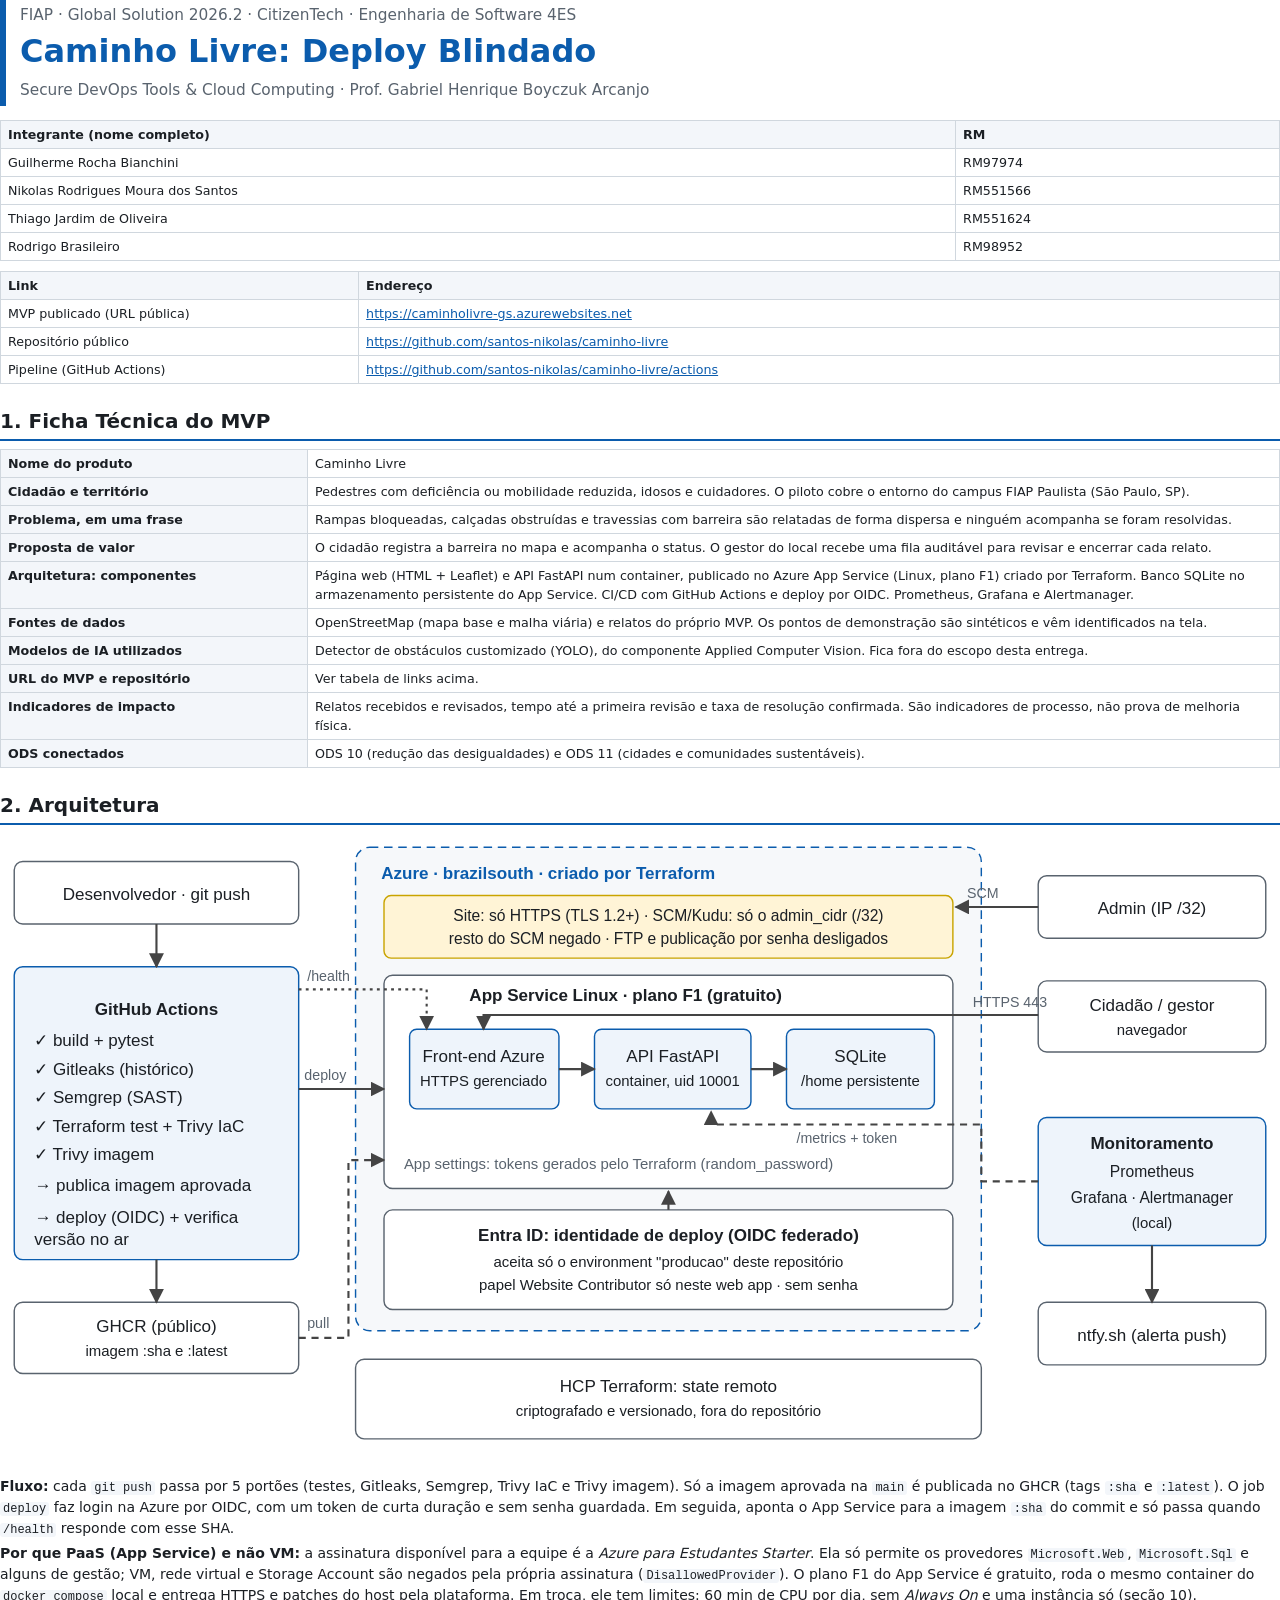
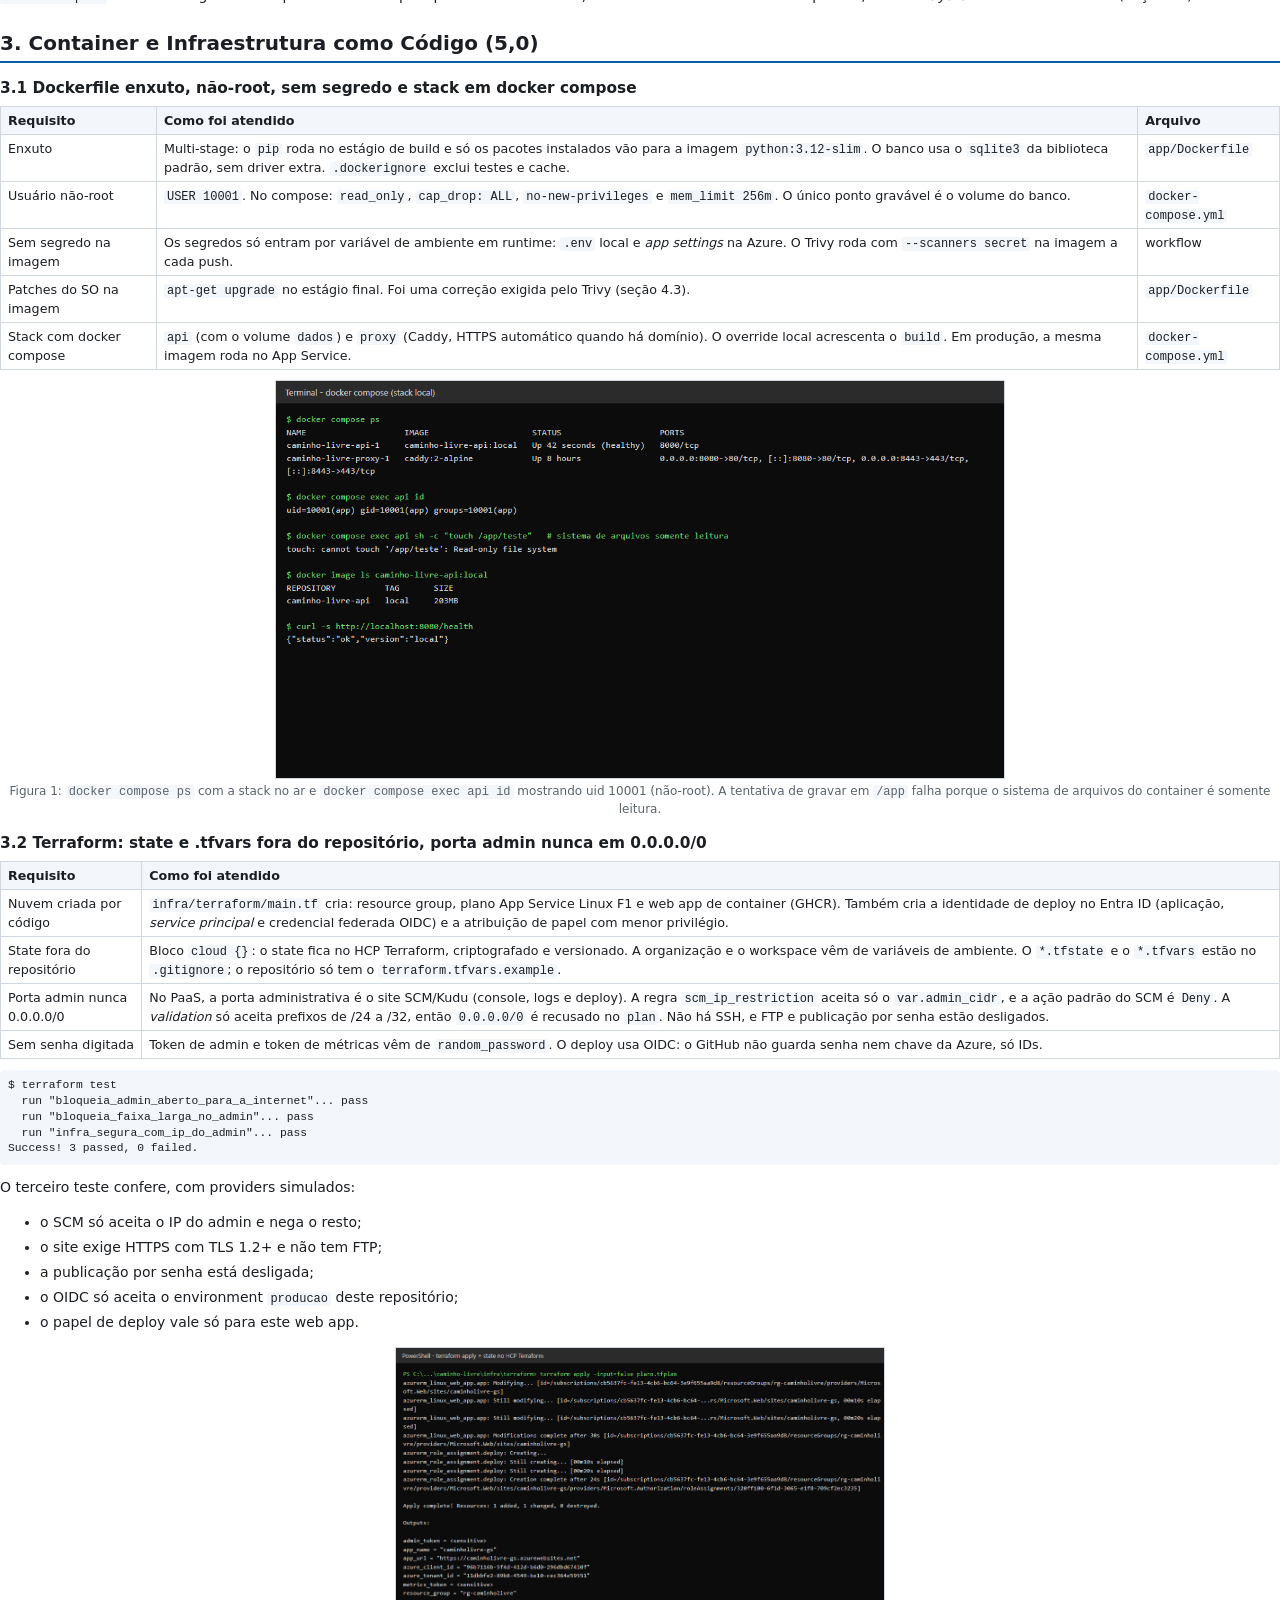
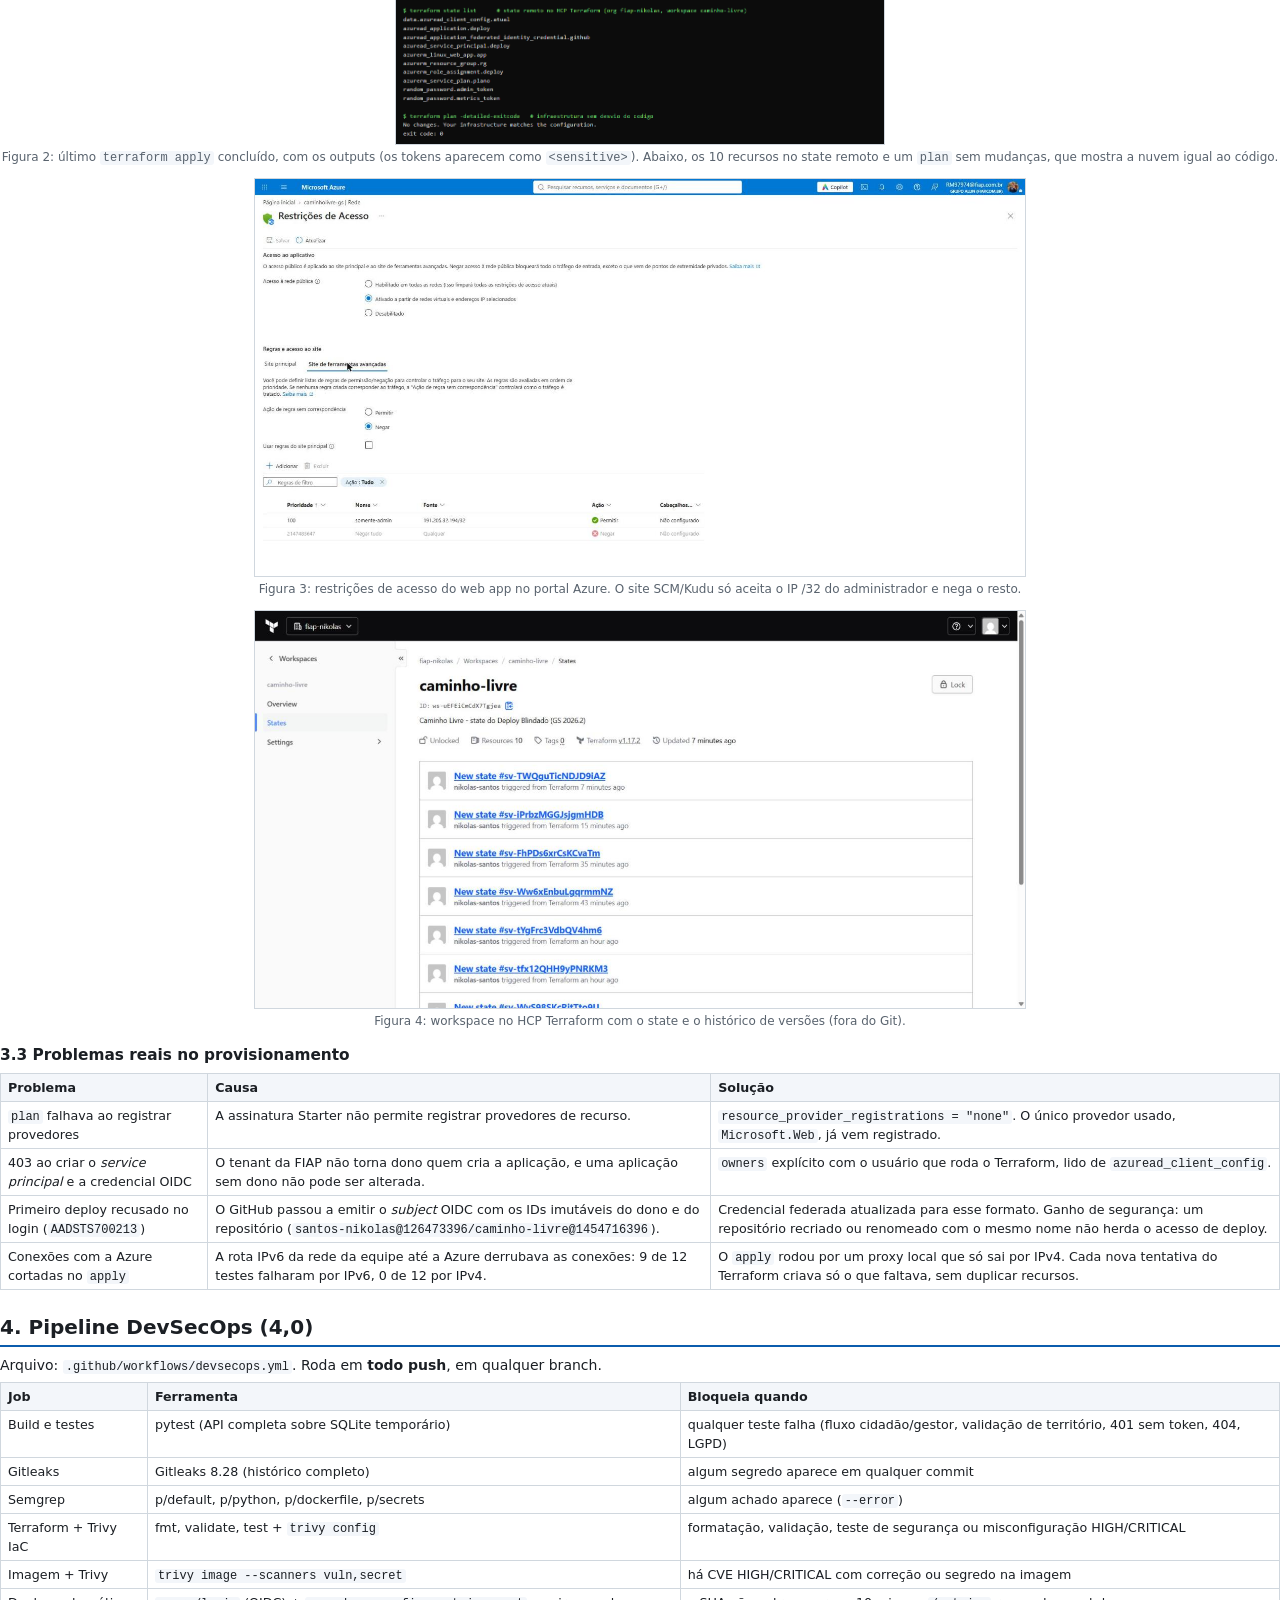
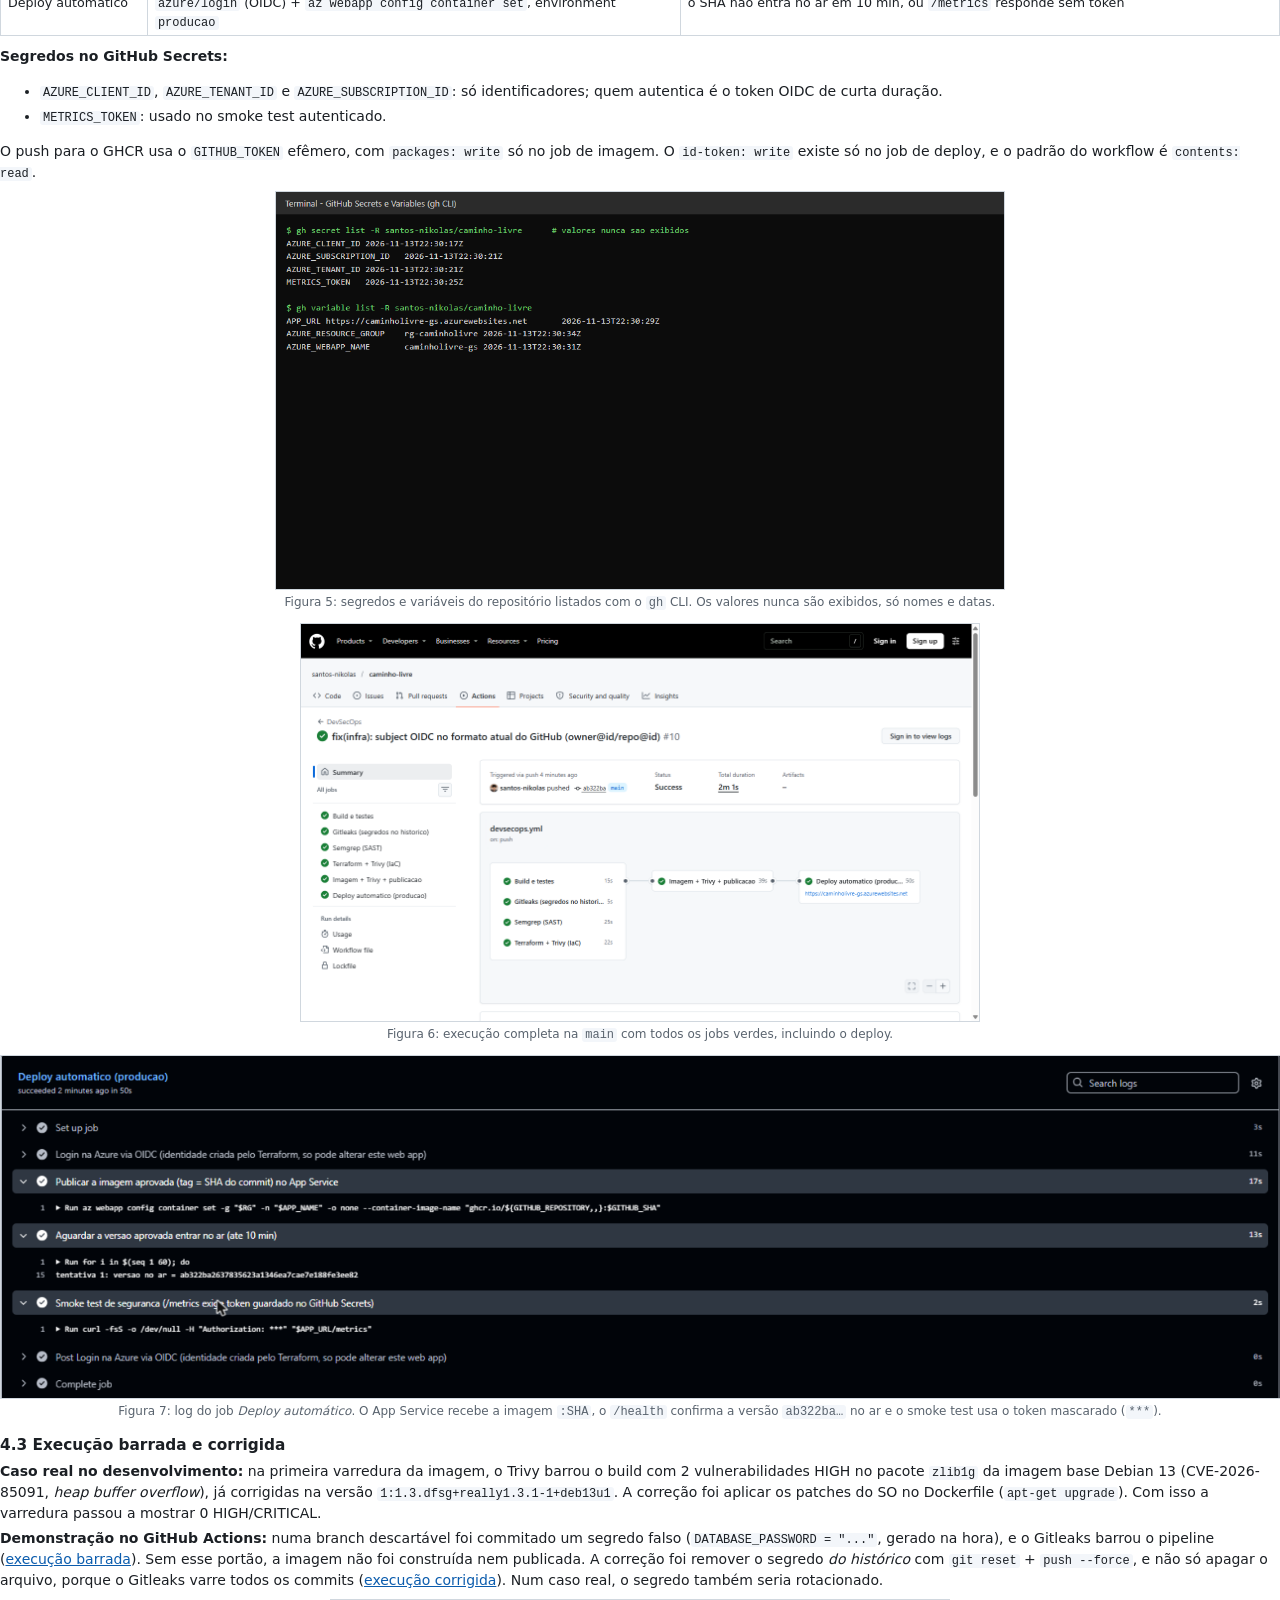
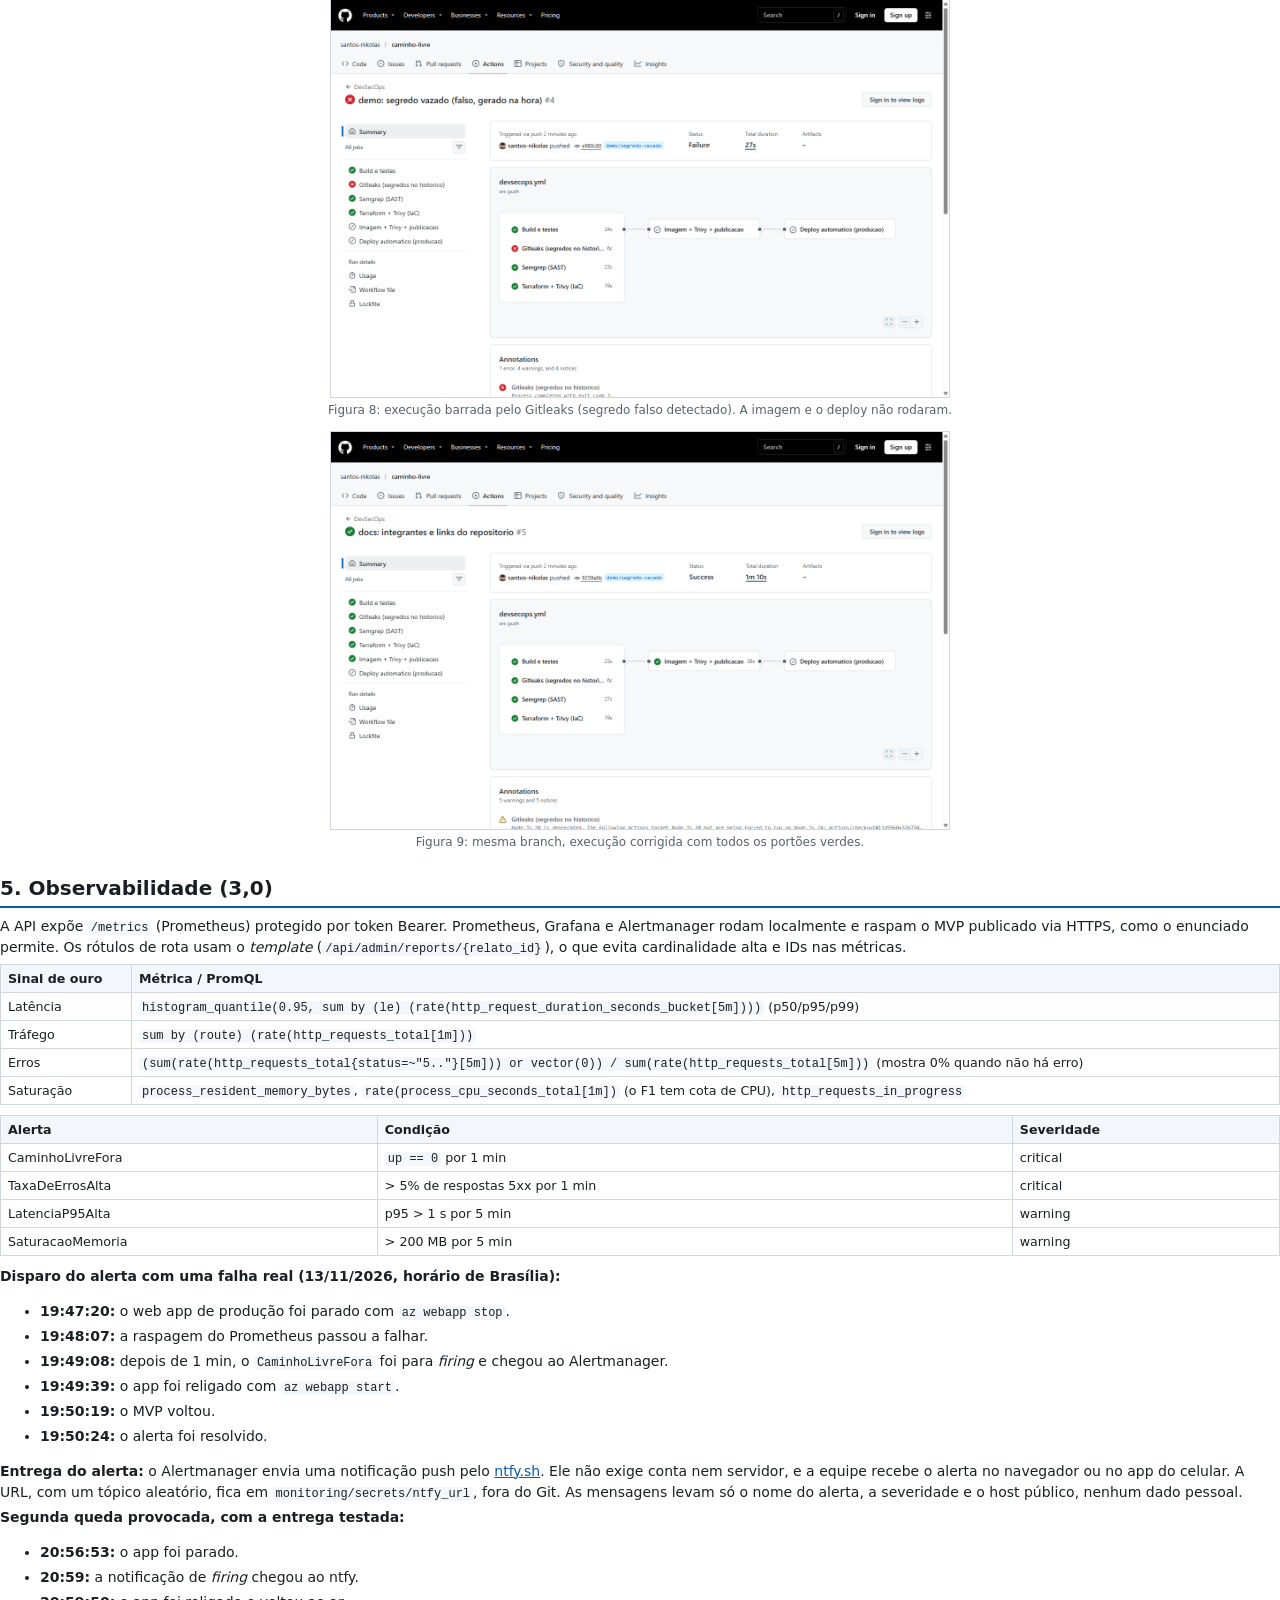
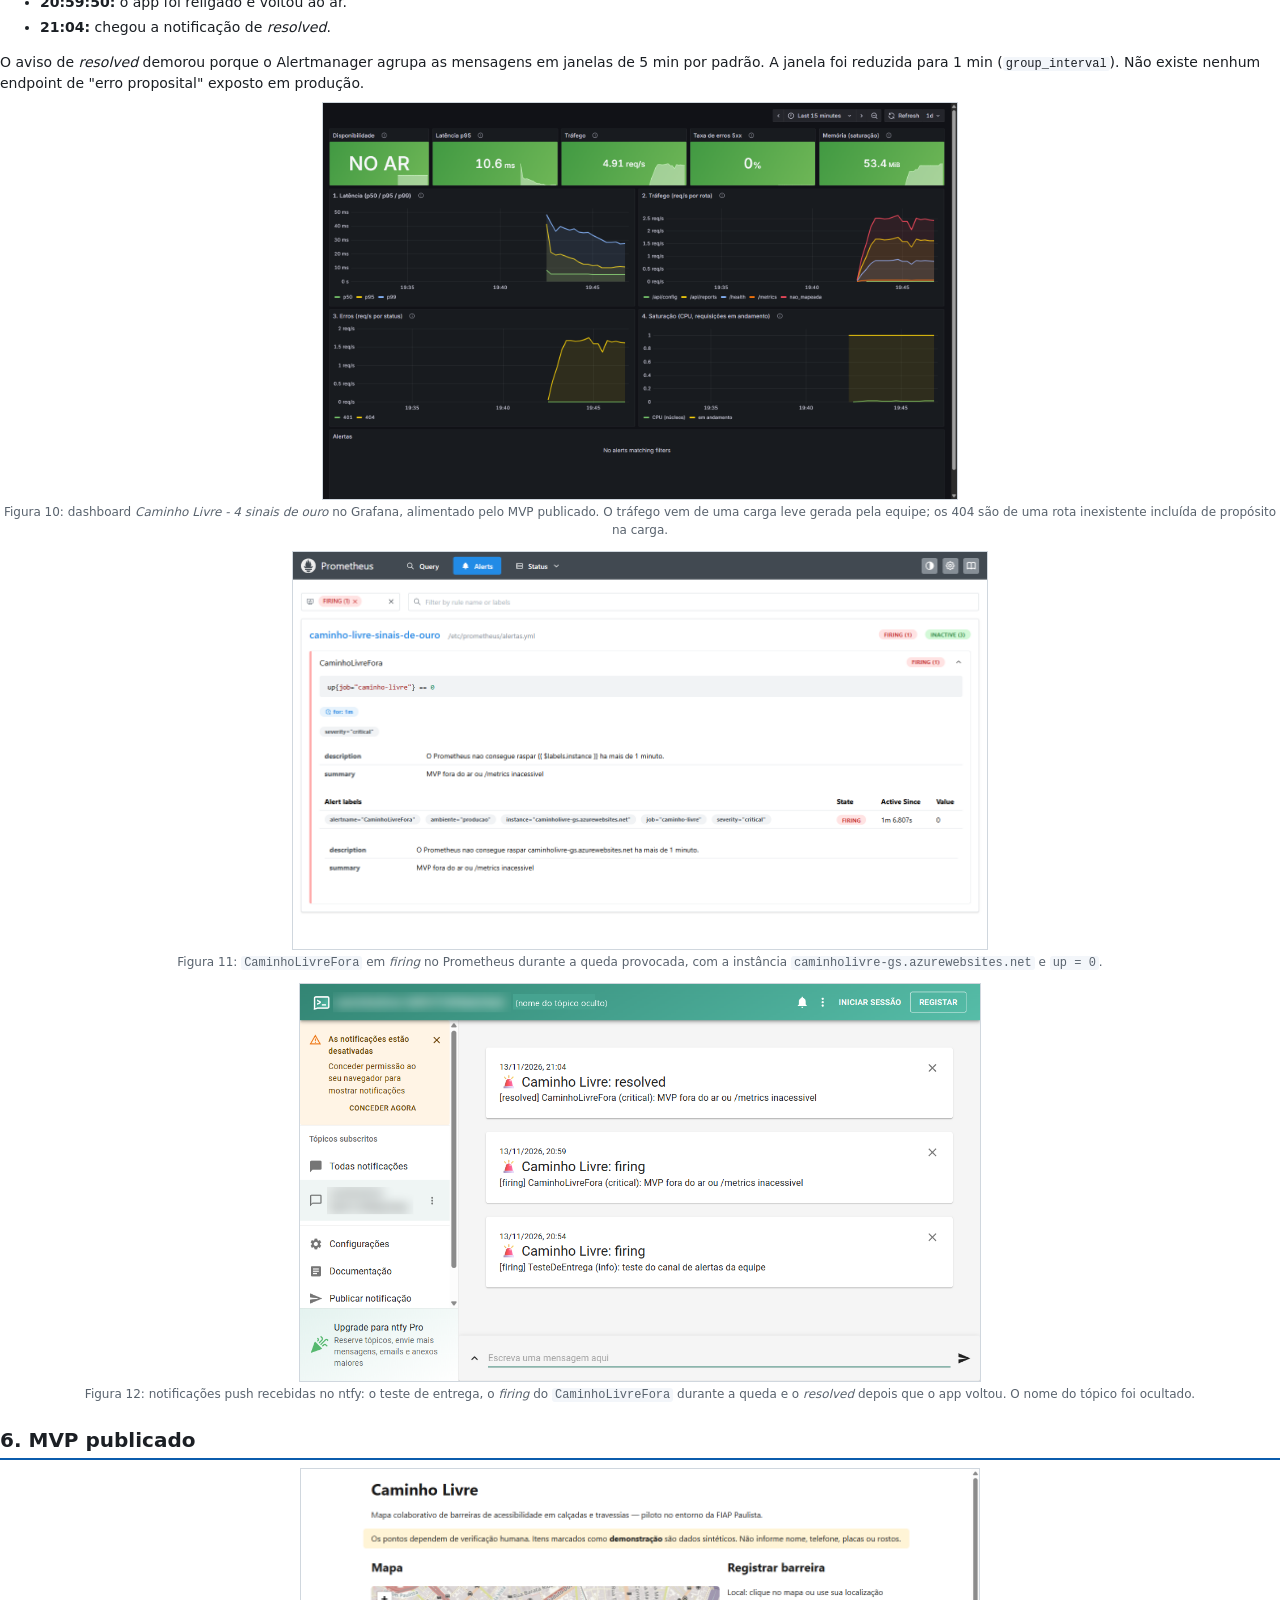
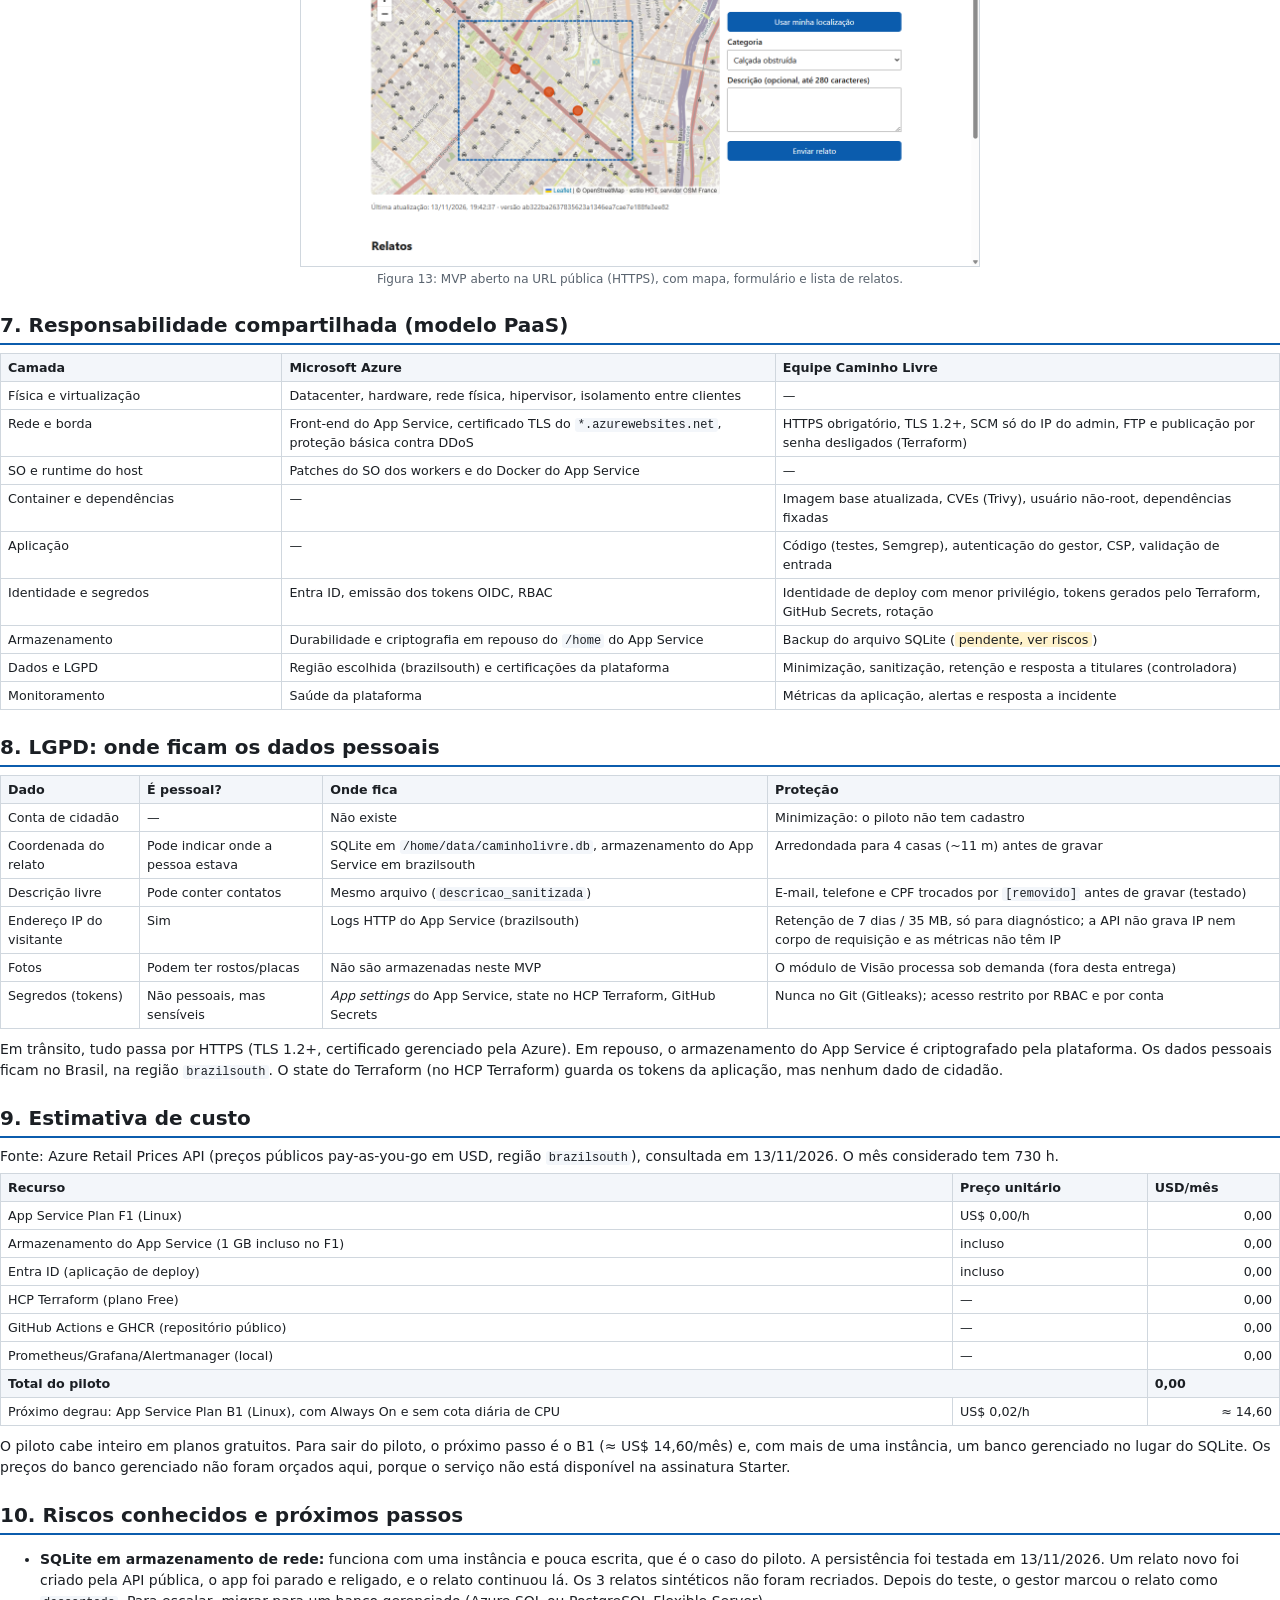
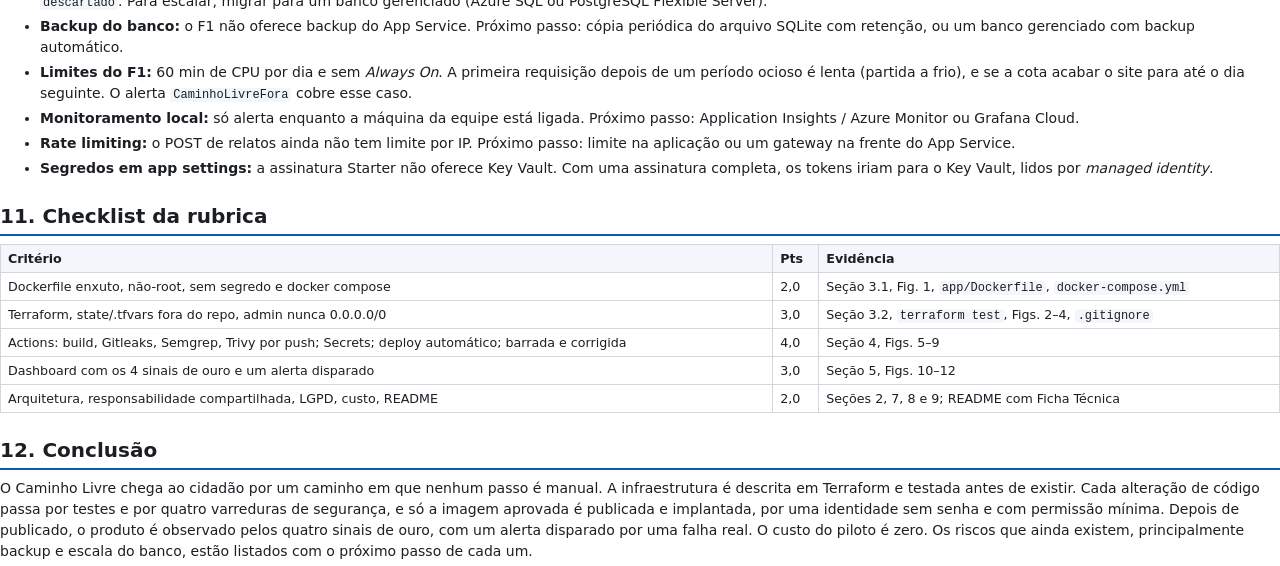
<file: docs/relatorio.html>
<!doctype html>
<html lang="pt-BR">
<head>
<meta charset="utf-8">
<title>Caminho Livre - Deploy Blindado</title>
<style>
  @page { size: A4; margin: 16mm 15mm; }
  :root { --fg:#1b1f24; --muted:#59636e; --line:#d0d7de; --accent:#0b5cad; --soft:#f3f6fa; --warn:#fff3cd; }
  body { font: 10.5pt/1.5 "Segoe UI", system-ui, sans-serif; color: var(--fg); margin: 0; }
  h1 { font-size: 24pt; margin: 0 0 4px; color: var(--accent); }
  h2 { font-size: 15pt; border-bottom: 2px solid var(--accent); padding-bottom: 3px; margin: 22px 0 8px; break-after: avoid; }
  h3 { font-size: 11.5pt; margin: 14px 0 4px; break-after: avoid; }
  p, li { margin: 4px 0; }
  table { border-collapse: collapse; width: 100%; margin: 6px 0 10px; font-size: 9.5pt; break-inside: avoid; }
  th, td { border: 1px solid var(--line); padding: 4px 7px; text-align: left; vertical-align: top; }
  th { background: var(--soft); }
  td.n { text-align: right; white-space: nowrap; }
  code { font: 9pt Consolas, monospace; background: var(--soft); padding: 0 3px; border-radius: 3px; }
  pre { font: 8.5pt/1.4 Consolas, monospace; background: var(--soft); padding: 8px; border-radius: 4px; white-space: pre-wrap; break-inside: avoid; }
  a { color: var(--accent); }
  .capa { border-left: 6px solid var(--accent); padding: 4px 0 4px 14px; margin-bottom: 14px; }
  .sub { color: var(--muted); font-size: 11.5pt; margin: 0; }
  .pendente { background: var(--warn); padding: 0 4px; border-radius: 3px; }
  figure { margin: 8px 0 12px; break-inside: avoid; }
  figure img { max-width: 100%; max-height: 105mm; border: 1px solid var(--line); display: block; margin: 0 auto; }
  figcaption { font-size: 9pt; color: var(--muted); text-align: center; margin-top: 3px; }
  .falta { border: 2px dashed #c9a400; background: var(--warn); padding: 14px; text-align: center; font-size: 9.5pt; }
  .quebra { break-before: page; }
  .ok { color: #1a7f37; font-weight: 600; }
  svg text { font-family: "Segoe UI", sans-serif; }
</style>
</head>
<body>

<div class="capa">
  <p class="sub">FIAP · Global Solution 2026.2 · CitizenTech · Engenharia de Software 4ES</p>
  <h1>Caminho Livre: Deploy Blindado</h1>
  <p class="sub">Secure DevOps Tools &amp; Cloud Computing · Prof. Gabriel Henrique Boyczuk Arcanjo</p>
</div>

<table>
  <tr><th>Integrante (nome completo)</th><th>RM</th></tr>
  <tr><td>Guilherme Rocha Bianchini</td><td>RM97974</td></tr>
  <tr><td>Nikolas Rodrigues Moura dos Santos</td><td>RM551566</td></tr>
  <tr><td>Thiago Jardim de Oliveira</td><td>RM551624</td></tr>
  <tr><td>Rodrigo Brasileiro</td><td>RM98952</td></tr>
</table>

<table>
  <tr><th style="width:28%">Link</th><th>Endereço</th></tr>
  <tr><td>MVP publicado (URL pública)</td><td><a href="https://caminholivre-gs.azurewebsites.net">https://caminholivre-gs.azurewebsites.net</a></td></tr>
  <tr><td>Repositório público</td><td><a href="https://github.com/santos-nikolas/caminho-livre">https://github.com/santos-nikolas/caminho-livre</a></td></tr>
  <tr><td>Pipeline (GitHub Actions)</td><td><a href="https://github.com/santos-nikolas/caminho-livre/actions">https://github.com/santos-nikolas/caminho-livre/actions</a></td></tr>
</table>

<h2>1. Ficha Técnica do MVP</h2>
<table>
  <tr><th style="width:24%">Nome do produto</th><td>Caminho Livre</td></tr>
  <tr><th>Cidadão e território</th><td>Pedestres com deficiência ou mobilidade reduzida, idosos e cuidadores. O piloto cobre o entorno do campus FIAP Paulista (São Paulo, SP).</td></tr>
  <tr><th>Problema, em uma frase</th><td>Rampas bloqueadas, calçadas obstruídas e travessias com barreira são relatadas de forma dispersa e ninguém acompanha se foram resolvidas.</td></tr>
  <tr><th>Proposta de valor</th><td>O cidadão registra a barreira no mapa e acompanha o status. O gestor do local recebe uma fila auditável para revisar e encerrar cada relato.</td></tr>
  <tr><th>Arquitetura: componentes</th><td>Página web (HTML + Leaflet) e API FastAPI num container, publicado no Azure App Service (Linux, plano F1) criado por Terraform. Banco SQLite no armazenamento persistente do App Service. CI/CD com GitHub Actions e deploy por OIDC. Prometheus, Grafana e Alertmanager.</td></tr>
  <tr><th>Fontes de dados</th><td>OpenStreetMap (mapa base e malha viária) e relatos do próprio MVP. Os pontos de demonstração são sintéticos e vêm identificados na tela.</td></tr>
  <tr><th>Modelos de IA utilizados</th><td>Detector de obstáculos customizado (YOLO), do componente Applied Computer Vision. Fica fora do escopo desta entrega.</td></tr>
  <tr><th>URL do MVP e repositório</th><td>Ver tabela de links acima.</td></tr>
  <tr><th>Indicadores de impacto</th><td>Relatos recebidos e revisados, tempo até a primeira revisão e taxa de resolução confirmada. São indicadores de processo, não prova de melhoria física.</td></tr>
  <tr><th>ODS conectados</th><td>ODS 10 (redução das desigualdades) e ODS 11 (cidades e comunidades sustentáveis).</td></tr>
</table>

<h2>2. Arquitetura</h2>
<svg viewBox="0 0 900 445" width="100%" role="img" aria-label="Diagrama da arquitetura">
  <defs>
    <marker id="s" viewBox="0 0 10 10" refX="9" refY="5" markerWidth="7" markerHeight="7" orient="auto-start-reverse"><path d="M0,0 L10,5 L0,10 z" fill="#444"/></marker>
  </defs>
  <g font-size="12" fill="#1b1f24">
    <!-- coluna esquerda: CI/CD -->
    <rect x="10" y="20" width="200" height="44" rx="6" fill="#fff" stroke="#59636e"/>
    <text x="110" y="47" text-anchor="middle">Desenvolvedor · git push</text>
    <rect x="10" y="94" width="200" height="206" rx="6" fill="#eef4fb" stroke="#0b5cad"/>
    <text x="110" y="128" text-anchor="middle" font-weight="700">GitHub Actions</text>
    <text x="24" y="150">✓ build + pytest</text>
    <text x="24" y="170">✓ Gitleaks (histórico)</text>
    <text x="24" y="190">✓ Semgrep (SAST)</text>
    <text x="24" y="210">✓ Terraform test + Trivy IaC</text>
    <text x="24" y="230">✓ Trivy imagem</text>
    <text x="24" y="252">→ publica imagem aprovada</text>
    <text x="24" y="274">→ deploy (OIDC) + verifica</text>
    <text x="24" y="290">   versão no ar</text>
    <rect x="10" y="330" width="200" height="50" rx="6" fill="#fff" stroke="#59636e"/>
    <text x="110" y="351" text-anchor="middle">GHCR (público)</text>
    <text x="110" y="368" text-anchor="middle" font-size="10.5">imagem :sha e :latest</text>
    <!-- nuvem -->
    <rect x="250" y="10" width="440" height="340" rx="10" fill="#f6f8fa" stroke="#0b5cad" stroke-dasharray="6 4"/>
    <text x="268" y="32" font-weight="700" fill="#0b5cad">Azure · brazilsouth · criado por Terraform</text>
    <rect x="270" y="44" width="400" height="44" rx="5" fill="#fff4d6" stroke="#c9a400"/>
    <text x="470" y="62" text-anchor="middle" font-size="11">Site: só HTTPS (TLS 1.2+) · SCM/Kudu: só o admin_cidr (/32)</text>
    <text x="470" y="78" text-anchor="middle" font-size="11">resto do SCM negado · FTP e publicação por senha desligados</text>
    <rect x="270" y="100" width="400" height="150" rx="6" fill="#fff" stroke="#59636e"/>
    <text x="330" y="118" font-weight="700">App Service Linux · plano F1 (gratuito)</text>
    <rect x="288" y="138" width="105" height="56" rx="5" fill="#eef4fb" stroke="#0b5cad"/>
    <text x="340" y="161" text-anchor="middle">Front-end Azure</text>
    <text x="340" y="178" text-anchor="middle" font-size="10.5">HTTPS gerenciado</text>
    <rect x="418" y="138" width="110" height="56" rx="5" fill="#eef4fb" stroke="#0b5cad"/>
    <text x="473" y="161" text-anchor="middle">API FastAPI</text>
    <text x="473" y="178" text-anchor="middle" font-size="10.5">container, uid 10001</text>
    <rect x="553" y="138" width="104" height="56" rx="5" fill="#eef4fb" stroke="#0b5cad"/>
    <text x="605" y="161" text-anchor="middle">SQLite</text>
    <text x="605" y="178" text-anchor="middle" font-size="10.5">/home persistente</text>
    <text x="284" y="236" font-size="10.5" fill="#59636e">App settings: tokens gerados pelo Terraform (random_password)</text>
    <rect x="270" y="265" width="400" height="70" rx="6" fill="#fff" stroke="#59636e"/>
    <text x="470" y="287" text-anchor="middle" font-weight="700">Entra ID: identidade de deploy (OIDC federado)</text>
    <text x="470" y="305" text-anchor="middle" font-size="10.5">aceita só o environment "producao" deste repositório</text>
    <text x="470" y="321" text-anchor="middle" font-size="10.5">papel Website Contributor só neste web app · sem senha</text>
    <rect x="250" y="370" width="440" height="56" rx="6" fill="#fff" stroke="#59636e"/>
    <text x="470" y="393" text-anchor="middle">HCP Terraform: state remoto</text>
    <text x="470" y="410" text-anchor="middle" font-size="10.5">criptografado e versionado, fora do repositório</text>
    <!-- coluna direita -->
    <rect x="730" y="30" width="160" height="44" rx="6" fill="#fff" stroke="#59636e"/>
    <text x="810" y="57" text-anchor="middle">Admin (IP /32)</text>
    <rect x="730" y="104" width="160" height="50" rx="6" fill="#fff" stroke="#59636e"/>
    <text x="810" y="125" text-anchor="middle">Cidadão / gestor</text>
    <text x="810" y="142" text-anchor="middle" font-size="10.5">navegador</text>
    <rect x="730" y="200" width="160" height="90" rx="6" fill="#eef4fb" stroke="#0b5cad"/>
    <text x="810" y="222" text-anchor="middle" font-weight="700">Monitoramento</text>
    <text x="810" y="242" text-anchor="middle" font-size="11">Prometheus</text>
    <text x="810" y="260" text-anchor="middle" font-size="11">Grafana · Alertmanager</text>
    <text x="810" y="278" text-anchor="middle" font-size="10.5">(local)</text>
    <rect x="730" y="330" width="160" height="44" rx="6" fill="#fff" stroke="#59636e"/>
    <text x="810" y="357" text-anchor="middle">ntfy.sh (alerta push)</text>
  </g>
  <g stroke="#444" stroke-width="1.5" fill="none">
    <path d="M110 64 V94" marker-end="url(#s)"/>
    <path d="M110 300 V330" marker-end="url(#s)"/>
    <path d="M210 110 H300 V138" stroke-dasharray="2 3" marker-end="url(#s)"/>
    <path d="M210 180 H270" marker-end="url(#s)"/>
    <path d="M210 355 H245 V230 H270" stroke-dasharray="5 4" marker-end="url(#s)"/>
    <path d="M393 166 H418" marker-end="url(#s)"/>
    <path d="M528 166 H553" marker-end="url(#s)"/>
    <path d="M470 265 V252" marker-end="url(#s)"/>
    <path d="M730 52 H672" marker-end="url(#s)"/>
    <path d="M730 128 H340 V138" marker-end="url(#s)"/>
    <path d="M730 245 H690 V205 H500 V196" stroke-dasharray="5 4" marker-end="url(#s)"/>
    <path d="M810 290 V330" marker-end="url(#s)"/>
  </g>
  <g font-size="10" fill="#59636e">
    <text x="216" y="104">/health</text>
    <text x="214" y="174">deploy</text>
    <text x="216" y="348">pull</text>
    <text x="680" y="46">SCM</text>
    <text x="684" y="122">HTTPS 443</text>
    <text x="560" y="218">/metrics + token</text>
  </g>
</svg>
<p><strong>Fluxo:</strong> cada <code>git push</code> passa por 5 portões (testes, Gitleaks, Semgrep, Trivy IaC e Trivy imagem). Só a imagem aprovada na <code>main</code> é publicada no GHCR (tags <code>:sha</code> e <code>:latest</code>). O job <code>deploy</code> faz login na Azure por OIDC, com um token de curta duração e sem senha guardada. Em seguida, aponta o App Service para a imagem <code>:sha</code> do commit e só passa quando <code>/health</code> responde com esse SHA.</p>
<p><strong>Por que PaaS (App Service) e não VM:</strong> a assinatura disponível para a equipe é a <em>Azure para Estudantes Starter</em>. Ela só permite os provedores <code>Microsoft.Web</code>, <code>Microsoft.Sql</code> e alguns de gestão; VM, rede virtual e Storage Account são negados pela própria assinatura (<code>DisallowedProvider</code>). O plano F1 do App Service é gratuito, roda o mesmo container do <code>docker compose</code> local e entrega HTTPS e patches do host pela plataforma. Em troca, ele tem limites: 60 min de CPU por dia, sem <em>Always On</em> e uma instância só (seção 10).</p>

<h2 class="quebra">3. Container e Infraestrutura como Código (5,0)</h2>
<h3>3.1 Dockerfile enxuto, não-root, sem segredo e stack em docker compose</h3>
<table>
  <tr><th>Requisito</th><th>Como foi atendido</th><th>Arquivo</th></tr>
  <tr><td>Enxuto</td><td>Multi-stage: o <code>pip</code> roda no estágio de build e só os pacotes instalados vão para a imagem <code>python:3.12-slim</code>. O banco usa o <code>sqlite3</code> da biblioteca padrão, sem driver extra. <code>.dockerignore</code> exclui testes e cache.</td><td><code>app/Dockerfile</code></td></tr>
  <tr><td>Usuário não-root</td><td><code>USER 10001</code>. No compose: <code>read_only</code>, <code>cap_drop: ALL</code>, <code>no-new-privileges</code> e <code>mem_limit 256m</code>. O único ponto gravável é o volume do banco.</td><td><code>docker-compose.yml</code></td></tr>
  <tr><td>Sem segredo na imagem</td><td>Os segredos só entram por variável de ambiente em runtime: <code>.env</code> local e <em>app settings</em> na Azure. O Trivy roda com <code>--scanners secret</code> na imagem a cada push.</td><td>workflow</td></tr>
  <tr><td>Patches do SO na imagem</td><td><code>apt-get upgrade</code> no estágio final. Foi uma correção exigida pelo Trivy (seção 4.3).</td><td><code>app/Dockerfile</code></td></tr>
  <tr><td>Stack com docker compose</td><td><code>api</code> (com o volume <code>dados</code>) e <code>proxy</code> (Caddy, HTTPS automático quando há domínio). O override local acrescenta o <code>build</code>. Em produção, a mesma imagem roda no App Service.</td><td><code>docker-compose.yml</code></td></tr>
</table>
<figure><img src="evidencias/01-compose-ps.png" alt="docker compose ps"><figcaption>Figura 1: <code>docker compose ps</code> com a stack no ar e <code>docker compose exec api id</code> mostrando uid 10001 (não-root). A tentativa de gravar em <code>/app</code> falha porque o sistema de arquivos do container é somente leitura.</figcaption></figure>

<h3>3.2 Terraform: state e .tfvars fora do repositório, porta admin nunca em 0.0.0.0/0</h3>
<table>
  <tr><th>Requisito</th><th>Como foi atendido</th></tr>
  <tr><td>Nuvem criada por código</td><td><code>infra/terraform/main.tf</code> cria: resource group, plano App Service Linux F1 e web app de container (GHCR). Também cria a identidade de deploy no Entra ID (aplicação, <em>service principal</em> e credencial federada OIDC) e a atribuição de papel com menor privilégio.</td></tr>
  <tr><td>State fora do repositório</td><td>Bloco <code>cloud {}</code>: o state fica no HCP Terraform, criptografado e versionado. A organização e o workspace vêm de variáveis de ambiente. O <code>*.tfstate</code> e o <code>*.tfvars</code> estão no <code>.gitignore</code>; o repositório só tem o <code>terraform.tfvars.example</code>.</td></tr>
  <tr><td>Porta admin nunca 0.0.0.0/0</td><td>No PaaS, a porta administrativa é o site SCM/Kudu (console, logs e deploy). A regra <code>scm_ip_restriction</code> aceita só o <code>var.admin_cidr</code>, e a ação padrão do SCM é <code>Deny</code>. A <em>validation</em> só aceita prefixos de /24 a /32, então <code>0.0.0.0/0</code> é recusado no <code>plan</code>. Não há SSH, e FTP e publicação por senha estão desligados.</td></tr>
  <tr><td>Sem senha digitada</td><td>Token de admin e token de métricas vêm de <code>random_password</code>. O deploy usa OIDC: o GitHub não guarda senha nem chave da Azure, só IDs.</td></tr>
</table>
<pre>$ terraform test
  run "bloqueia_admin_aberto_para_a_internet"... pass
  run "bloqueia_faixa_larga_no_admin"... pass
  run "infra_segura_com_ip_do_admin"... pass
Success! 3 passed, 0 failed.</pre>
<p>O terceiro teste confere, com providers simulados:</p>
<ul>
  <li>o SCM só aceita o IP do admin e nega o resto;</li>
  <li>o site exige HTTPS com TLS 1.2+ e não tem FTP;</li>
  <li>a publicação por senha está desligada;</li>
  <li>o OIDC só aceita o environment <code>producao</code> deste repositório;</li>
  <li>o papel de deploy vale só para este web app.</li>
</ul>
<figure><img src="evidencias/02-terraform-apply.png" alt="terraform apply"><figcaption>Figura 2: último <code>terraform apply</code> concluído, com os outputs (os tokens aparecem como <code>&lt;sensitive&gt;</code>). Abaixo, os 10 recursos no state remoto e um <code>plan</code> sem mudanças, que mostra a nuvem igual ao código.</figcaption></figure>
<figure><img src="evidencias/03-scm-restricao.png" alt="restrição do SCM"><figcaption>Figura 3: restrições de acesso do web app no portal Azure. O site SCM/Kudu só aceita o IP /32 do administrador e nega o resto.</figcaption></figure>
<figure><img src="evidencias/04-hcp-state.png" alt="state remoto"><figcaption>Figura 4: workspace no HCP Terraform com o state e o histórico de versões (fora do Git).</figcaption></figure>

<h3>3.3 Problemas reais no provisionamento</h3>
<table>
  <tr><th>Problema</th><th>Causa</th><th>Solução</th></tr>
  <tr><td><code>plan</code> falhava ao registrar provedores</td><td>A assinatura Starter não permite registrar provedores de recurso.</td><td><code>resource_provider_registrations = "none"</code>. O único provedor usado, <code>Microsoft.Web</code>, já vem registrado.</td></tr>
  <tr><td>403 ao criar o <em>service principal</em> e a credencial OIDC</td><td>O tenant da FIAP não torna dono quem cria a aplicação, e uma aplicação sem dono não pode ser alterada.</td><td><code>owners</code> explícito com o usuário que roda o Terraform, lido de <code>azuread_client_config</code>.</td></tr>
  <tr><td>Primeiro deploy recusado no login (<code>AADSTS700213</code>)</td><td>O GitHub passou a emitir o <em>subject</em> OIDC com os IDs imutáveis do dono e do repositório (<code>santos-nikolas@126473396/caminho-livre@1454716396</code>).</td><td>Credencial federada atualizada para esse formato. Ganho de segurança: um repositório recriado ou renomeado com o mesmo nome não herda o acesso de deploy.</td></tr>
  <tr><td>Conexões com a Azure cortadas no <code>apply</code></td><td>A rota IPv6 da rede da equipe até a Azure derrubava as conexões: 9 de 12 testes falharam por IPv6, 0 de 12 por IPv4.</td><td>O <code>apply</code> rodou por um proxy local que só sai por IPv4. Cada nova tentativa do Terraform criava só o que faltava, sem duplicar recursos.</td></tr>
</table>

<h2 class="quebra">4. Pipeline DevSecOps (4,0)</h2>
<p>Arquivo: <code>.github/workflows/devsecops.yml</code>. Roda em <strong>todo push</strong>, em qualquer branch.</p>
<table>
  <tr><th>Job</th><th>Ferramenta</th><th>Bloqueia quando</th></tr>
  <tr><td>Build e testes</td><td>pytest (API completa sobre SQLite temporário)</td><td>qualquer teste falha (fluxo cidadão/gestor, validação de território, 401 sem token, 404, LGPD)</td></tr>
  <tr><td>Gitleaks</td><td>Gitleaks 8.28 (histórico completo)</td><td>algum segredo aparece em qualquer commit</td></tr>
  <tr><td>Semgrep</td><td>p/default, p/python, p/dockerfile, p/secrets</td><td>algum achado aparece (<code>--error</code>)</td></tr>
  <tr><td>Terraform + Trivy IaC</td><td>fmt, validate, test + <code>trivy config</code></td><td>formatação, validação, teste de segurança ou misconfiguração HIGH/CRITICAL</td></tr>
  <tr><td>Imagem + Trivy</td><td><code>trivy image --scanners vuln,secret</code></td><td>há CVE HIGH/CRITICAL com correção ou segredo na imagem</td></tr>
  <tr><td>Deploy automático</td><td><code>azure/login</code> (OIDC) + <code>az webapp config container set</code>, environment <code>producao</code></td><td>o SHA não entra no ar em 10 min, ou <code>/metrics</code> responde sem token</td></tr>
</table>
<p><strong>Segredos no GitHub Secrets:</strong></p>
<ul>
  <li><code>AZURE_CLIENT_ID</code>, <code>AZURE_TENANT_ID</code> e <code>AZURE_SUBSCRIPTION_ID</code>: só identificadores; quem autentica é o token OIDC de curta duração.</li>
  <li><code>METRICS_TOKEN</code>: usado no smoke test autenticado.</li>
</ul>
<p>O push para o GHCR usa o <code>GITHUB_TOKEN</code> efêmero, com <code>packages: write</code> só no job de imagem. O <code>id-token: write</code> existe só no job de deploy, e o padrão do workflow é <code>contents: read</code>.</p>
<figure><img src="evidencias/05-github-secrets.png" alt="GitHub Secrets"><figcaption>Figura 5: segredos e variáveis do repositório listados com o <code>gh</code> CLI. Os valores nunca são exibidos, só nomes e datas.</figcaption></figure>
<figure><img src="evidencias/06-pipeline-verde.png" alt="pipeline verde"><figcaption>Figura 6: execução completa na <code>main</code> com todos os jobs verdes, incluindo o deploy.</figcaption></figure>
<figure><img src="evidencias/07-deploy-log.png" alt="log do deploy"><figcaption>Figura 7: log do job <em>Deploy automático</em>. O App Service recebe a imagem <code>:SHA</code>, o <code>/health</code> confirma a versão <code>ab322ba…</code> no ar e o smoke test usa o token mascarado (<code>***</code>).</figcaption></figure>

<h3>4.3 Execução barrada e corrigida</h3>
<p><strong>Caso real no desenvolvimento:</strong> na primeira varredura da imagem, o Trivy barrou o build com 2 vulnerabilidades HIGH no pacote <code>zlib1g</code> da imagem base Debian 13 (CVE-2026-85091, <em>heap buffer overflow</em>), já corrigidas na versão <code>1:1.3.dfsg+really1.3.1-1+deb13u1</code>. A correção foi aplicar os patches do SO no Dockerfile (<code>apt-get upgrade</code>). Com isso a varredura passou a mostrar 0 HIGH/CRITICAL.</p>
<p><strong>Demonstração no GitHub Actions:</strong> numa branch descartável foi commitado um segredo falso (<code>DATABASE_PASSWORD = "..."</code>, gerado na hora), e o Gitleaks barrou o pipeline (<a href="https://github.com/santos-nikolas/caminho-livre/actions/runs/43145312127">execução barrada</a>). Sem esse portão, a imagem não foi construída nem publicada. A correção foi remover o segredo <em>do histórico</em> com <code>git reset</code> + <code>push --force</code>, e não só apagar o arquivo, porque o Gitleaks varre todos os commits (<a href="https://github.com/santos-nikolas/caminho-livre/actions/runs/43145405668">execução corrigida</a>). Num caso real, o segredo também seria rotacionado.</p>
<figure><img src="evidencias/08-pipeline-barrado.png" alt="execução barrada"><figcaption>Figura 8: execução barrada pelo Gitleaks (segredo falso detectado). A imagem e o deploy não rodaram.</figcaption></figure>
<figure><img src="evidencias/09-pipeline-corrigido.png" alt="execução corrigida"><figcaption>Figura 9: mesma branch, execução corrigida com todos os portões verdes.</figcaption></figure>

<h2 class="quebra">5. Observabilidade (3,0)</h2>
<p>A API expõe <code>/metrics</code> (Prometheus) protegido por token Bearer. Prometheus, Grafana e Alertmanager rodam localmente e raspam o MVP publicado via HTTPS, como o enunciado permite. Os rótulos de rota usam o <em>template</em> (<code>/api/admin/reports/{relato_id}</code>), o que evita cardinalidade alta e IDs nas métricas.</p>
<table>
  <tr><th>Sinal de ouro</th><th>Métrica / PromQL</th></tr>
  <tr><td>Latência</td><td><code>histogram_quantile(0.95, sum by (le) (rate(http_request_duration_seconds_bucket[5m])))</code> (p50/p95/p99)</td></tr>
  <tr><td>Tráfego</td><td><code>sum by (route) (rate(http_requests_total[1m]))</code></td></tr>
  <tr><td>Erros</td><td><code>(sum(rate(http_requests_total{status=~"5.."}[5m])) or vector(0)) / sum(rate(http_requests_total[5m]))</code> (mostra 0% quando não há erro)</td></tr>
  <tr><td>Saturação</td><td><code>process_resident_memory_bytes</code>, <code>rate(process_cpu_seconds_total[1m])</code> (o F1 tem cota de CPU), <code>http_requests_in_progress</code></td></tr>
</table>
<table>
  <tr><th>Alerta</th><th>Condição</th><th>Severidade</th></tr>
  <tr><td>CaminhoLivreFora</td><td><code>up == 0</code> por 1 min</td><td>critical</td></tr>
  <tr><td>TaxaDeErrosAlta</td><td>&gt; 5% de respostas 5xx por 1 min</td><td>critical</td></tr>
  <tr><td>LatenciaP95Alta</td><td>p95 &gt; 1 s por 5 min</td><td>warning</td></tr>
  <tr><td>SaturacaoMemoria</td><td>&gt; 200 MB por 5 min</td><td>warning</td></tr>
</table>
<p><strong>Disparo do alerta com uma falha real (13/11/2026, horário de Brasília):</strong></p>
<ul>
  <li><strong>19:47:20:</strong> o web app de produção foi parado com <code>az webapp stop</code>.</li>
  <li><strong>19:48:07:</strong> a raspagem do Prometheus passou a falhar.</li>
  <li><strong>19:49:08:</strong> depois de 1 min, o <code>CaminhoLivreFora</code> foi para <em>firing</em> e chegou ao Alertmanager.</li>
  <li><strong>19:49:39:</strong> o app foi religado com <code>az webapp start</code>.</li>
  <li><strong>19:50:19:</strong> o MVP voltou.</li>
  <li><strong>19:50:24:</strong> o alerta foi resolvido.</li>
</ul>
<p><strong>Entrega do alerta:</strong> o Alertmanager envia uma notificação push pelo <a href="https://ntfy.sh">ntfy.sh</a>. Ele não exige conta nem servidor, e a equipe recebe o alerta no navegador ou no app do celular. A URL, com um tópico aleatório, fica em <code>monitoring/secrets/ntfy_url</code>, fora do Git. As mensagens levam só o nome do alerta, a severidade e o host público, nenhum dado pessoal.</p>
<p><strong>Segunda queda provocada, com a entrega testada:</strong></p>
<ul>
  <li><strong>20:56:53:</strong> o app foi parado.</li>
  <li><strong>20:59:</strong> a notificação de <em>firing</em> chegou ao ntfy.</li>
  <li><strong>20:59:50:</strong> o app foi religado e voltou ao ar.</li>
  <li><strong>21:04:</strong> chegou a notificação de <em>resolved</em>.</li>
</ul>
<p>O aviso de <em>resolved</em> demorou porque o Alertmanager agrupa as mensagens em janelas de 5 min por padrão. A janela foi reduzida para 1 min (<code>group_interval</code>). Não existe nenhum endpoint de "erro proposital" exposto em produção.</p>
<figure><img src="evidencias/10-grafana-sinais-de-ouro.png" alt="dashboard"><figcaption>Figura 10: dashboard <em>Caminho Livre - 4 sinais de ouro</em> no Grafana, alimentado pelo MVP publicado. O tráfego vem de uma carga leve gerada pela equipe; os 404 são de uma rota inexistente incluída de propósito na carga.</figcaption></figure>
<figure><img src="evidencias/11-alerta-disparado.png" alt="alerta disparado"><figcaption>Figura 11: <code>CaminhoLivreFora</code> em <em>firing</em> no Prometheus durante a queda provocada, com a instância <code>caminholivre-gs.azurewebsites.net</code> e <code>up = 0</code>.</figcaption></figure>
<figure><img src="evidencias/12-alerta-notificacao.png" alt="notificação do alerta"><figcaption>Figura 12: notificações push recebidas no ntfy: o teste de entrega, o <em>firing</em> do <code>CaminhoLivreFora</code> durante a queda e o <em>resolved</em> depois que o app voltou. O nome do tópico foi ocultado.</figcaption></figure>

<h2 class="quebra">6. MVP publicado</h2>
<figure><img src="evidencias/13-mvp-url-publica.png" alt="MVP"><figcaption>Figura 13: MVP aberto na URL pública (HTTPS), com mapa, formulário e lista de relatos.</figcaption></figure>

<h2>7. Responsabilidade compartilhada (modelo PaaS)</h2>
<table>
  <tr><th style="width:22%">Camada</th><th>Microsoft Azure</th><th>Equipe Caminho Livre</th></tr>
  <tr><td>Física e virtualização</td><td>Datacenter, hardware, rede física, hipervisor, isolamento entre clientes</td><td>—</td></tr>
  <tr><td>Rede e borda</td><td>Front-end do App Service, certificado TLS do <code>*.azurewebsites.net</code>, proteção básica contra DDoS</td><td>HTTPS obrigatório, TLS 1.2+, SCM só do IP do admin, FTP e publicação por senha desligados (Terraform)</td></tr>
  <tr><td>SO e runtime do host</td><td>Patches do SO dos workers e do Docker do App Service</td><td>—</td></tr>
  <tr><td>Container e dependências</td><td>—</td><td>Imagem base atualizada, CVEs (Trivy), usuário não-root, dependências fixadas</td></tr>
  <tr><td>Aplicação</td><td>—</td><td>Código (testes, Semgrep), autenticação do gestor, CSP, validação de entrada</td></tr>
  <tr><td>Identidade e segredos</td><td>Entra ID, emissão dos tokens OIDC, RBAC</td><td>Identidade de deploy com menor privilégio, tokens gerados pelo Terraform, GitHub Secrets, rotação</td></tr>
  <tr><td>Armazenamento</td><td>Durabilidade e criptografia em repouso do <code>/home</code> do App Service</td><td>Backup do arquivo SQLite (<span class="pendente">pendente, ver riscos</span>)</td></tr>
  <tr><td>Dados e LGPD</td><td>Região escolhida (brazilsouth) e certificações da plataforma</td><td>Minimização, sanitização, retenção e resposta a titulares (controladora)</td></tr>
  <tr><td>Monitoramento</td><td>Saúde da plataforma</td><td>Métricas da aplicação, alertas e resposta a incidente</td></tr>
</table>

<h2>8. LGPD: onde ficam os dados pessoais</h2>
<table>
  <tr><th>Dado</th><th>É pessoal?</th><th>Onde fica</th><th>Proteção</th></tr>
  <tr><td>Conta de cidadão</td><td>—</td><td>Não existe</td><td>Minimização: o piloto não tem cadastro</td></tr>
  <tr><td>Coordenada do relato</td><td>Pode indicar onde a pessoa estava</td><td>SQLite em <code>/home/data/caminholivre.db</code>, armazenamento do App Service em brazilsouth</td><td>Arredondada para 4 casas (~11 m) antes de gravar</td></tr>
  <tr><td>Descrição livre</td><td>Pode conter contatos</td><td>Mesmo arquivo (<code>descricao_sanitizada</code>)</td><td>E-mail, telefone e CPF trocados por <code>[removido]</code> antes de gravar (testado)</td></tr>
  <tr><td>Endereço IP do visitante</td><td>Sim</td><td>Logs HTTP do App Service (brazilsouth)</td><td>Retenção de 7 dias / 35 MB, só para diagnóstico; a API não grava IP nem corpo de requisição e as métricas não têm IP</td></tr>
  <tr><td>Fotos</td><td>Podem ter rostos/placas</td><td>Não são armazenadas neste MVP</td><td>O módulo de Visão processa sob demanda (fora desta entrega)</td></tr>
  <tr><td>Segredos (tokens)</td><td>Não pessoais, mas sensíveis</td><td><em>App settings</em> do App Service, state no HCP Terraform, GitHub Secrets</td><td>Nunca no Git (Gitleaks); acesso restrito por RBAC e por conta</td></tr>
</table>
<p>Em trânsito, tudo passa por HTTPS (TLS 1.2+, certificado gerenciado pela Azure). Em repouso, o armazenamento do App Service é criptografado pela plataforma. Os dados pessoais ficam no Brasil, na região <code>brazilsouth</code>. O state do Terraform (no HCP Terraform) guarda os tokens da aplicação, mas nenhum dado de cidadão.</p>

<h2>9. Estimativa de custo</h2>
<p>Fonte: Azure Retail Prices API (preços públicos pay-as-you-go em USD, região <code>brazilsouth</code>), consultada em 13/11/2026. O mês considerado tem 730 h.</p>
<table>
  <tr><th>Recurso</th><th>Preço unitário</th><th class="n">USD/mês</th></tr>
  <tr><td>App Service Plan F1 (Linux)</td><td>US$ 0,00/h</td><td class="n">0,00</td></tr>
  <tr><td>Armazenamento do App Service (1 GB incluso no F1)</td><td>incluso</td><td class="n">0,00</td></tr>
  <tr><td>Entra ID (aplicação de deploy)</td><td>incluso</td><td class="n">0,00</td></tr>
  <tr><td>HCP Terraform (plano Free)</td><td>—</td><td class="n">0,00</td></tr>
  <tr><td>GitHub Actions e GHCR (repositório público)</td><td>—</td><td class="n">0,00</td></tr>
  <tr><td>Prometheus/Grafana/Alertmanager (local)</td><td>—</td><td class="n">0,00</td></tr>
  <tr><th colspan="2">Total do piloto</th><th class="n">0,00</th></tr>
  <tr><td>Próximo degrau: App Service Plan B1 (Linux), com Always On e sem cota diária de CPU</td><td>US$ 0,02/h</td><td class="n">≈ 14,60</td></tr>
</table>
<p>O piloto cabe inteiro em planos gratuitos. Para sair do piloto, o próximo passo é o B1 (≈ US$ 14,60/mês) e, com mais de uma instância, um banco gerenciado no lugar do SQLite. Os preços do banco gerenciado não foram orçados aqui, porque o serviço não está disponível na assinatura Starter.</p>

<h2>10. Riscos conhecidos e próximos passos</h2>
<ul>
  <li><strong>SQLite em armazenamento de rede:</strong> funciona com uma instância e pouca escrita, que é o caso do piloto. A persistência foi testada em 13/11/2026. Um relato novo foi criado pela API pública, o app foi parado e religado, e o relato continuou lá. Os 3 relatos sintéticos não foram recriados. Depois do teste, o gestor marcou o relato como <code>descartado</code>. Para escalar, migrar para um banco gerenciado (Azure SQL ou PostgreSQL Flexible Server).</li>
  <li><strong>Backup do banco:</strong> o F1 não oferece backup do App Service. Próximo passo: cópia periódica do arquivo SQLite com retenção, ou um banco gerenciado com backup automático.</li>
  <li><strong>Limites do F1:</strong> 60 min de CPU por dia e sem <em>Always On</em>. A primeira requisição depois de um período ocioso é lenta (partida a frio), e se a cota acabar o site para até o dia seguinte. O alerta <code>CaminhoLivreFora</code> cobre esse caso.</li>
  <li><strong>Monitoramento local:</strong> só alerta enquanto a máquina da equipe está ligada. Próximo passo: Application Insights / Azure Monitor ou Grafana Cloud.</li>
  <li><strong>Rate limiting:</strong> o POST de relatos ainda não tem limite por IP. Próximo passo: limite na aplicação ou um gateway na frente do App Service.</li>
  <li><strong>Segredos em app settings:</strong> a assinatura Starter não oferece Key Vault. Com uma assinatura completa, os tokens iriam para o Key Vault, lidos por <em>managed identity</em>.</li>
</ul>

<h2>11. Checklist da rubrica</h2>
<table>
  <tr><th>Critério</th><th>Pts</th><th>Evidência</th></tr>
  <tr><td>Dockerfile enxuto, não-root, sem segredo e docker compose</td><td>2,0</td><td>Seção 3.1, Fig. 1, <code>app/Dockerfile</code>, <code>docker-compose.yml</code></td></tr>
  <tr><td>Terraform, state/.tfvars fora do repo, admin nunca 0.0.0.0/0</td><td>3,0</td><td>Seção 3.2, <code>terraform test</code>, Figs. 2–4, <code>.gitignore</code></td></tr>
  <tr><td>Actions: build, Gitleaks, Semgrep, Trivy por push; Secrets; deploy automático; barrada e corrigida</td><td>4,0</td><td>Seção 4, Figs. 5–9</td></tr>
  <tr><td>Dashboard com os 4 sinais de ouro e um alerta disparado</td><td>3,0</td><td>Seção 5, Figs. 10–12</td></tr>
  <tr><td>Arquitetura, responsabilidade compartilhada, LGPD, custo, README</td><td>2,0</td><td>Seções 2, 7, 8 e 9; README com Ficha Técnica</td></tr>
</table>

<h2>12. Conclusão</h2>
<p>O Caminho Livre chega ao cidadão por um caminho em que nenhum passo é manual. A infraestrutura é descrita em Terraform e testada antes de existir. Cada alteração de código passa por testes e por quatro varreduras de segurança, e só a imagem aprovada é publicada e implantada, por uma identidade sem senha e com permissão mínima. Depois de publicado, o produto é observado pelos quatro sinais de ouro, com um alerta disparado por uma falha real. O custo do piloto é zero. Os riscos que ainda existem, principalmente backup e escala do banco, estão listados com o próximo passo de cada um.</p>

<script>
  document.querySelectorAll("figure img").forEach(function (img) {
    img.addEventListener("error", function () {
      var d = document.createElement("div");
      d.className = "falta";
      d.textContent = "PRINT PENDENTE: salve a captura como docs/" + img.getAttribute("src") + " e gere o PDF de novo";
      img.replaceWith(d);
    });
  });
</script>
</body>
</html>
</file>
